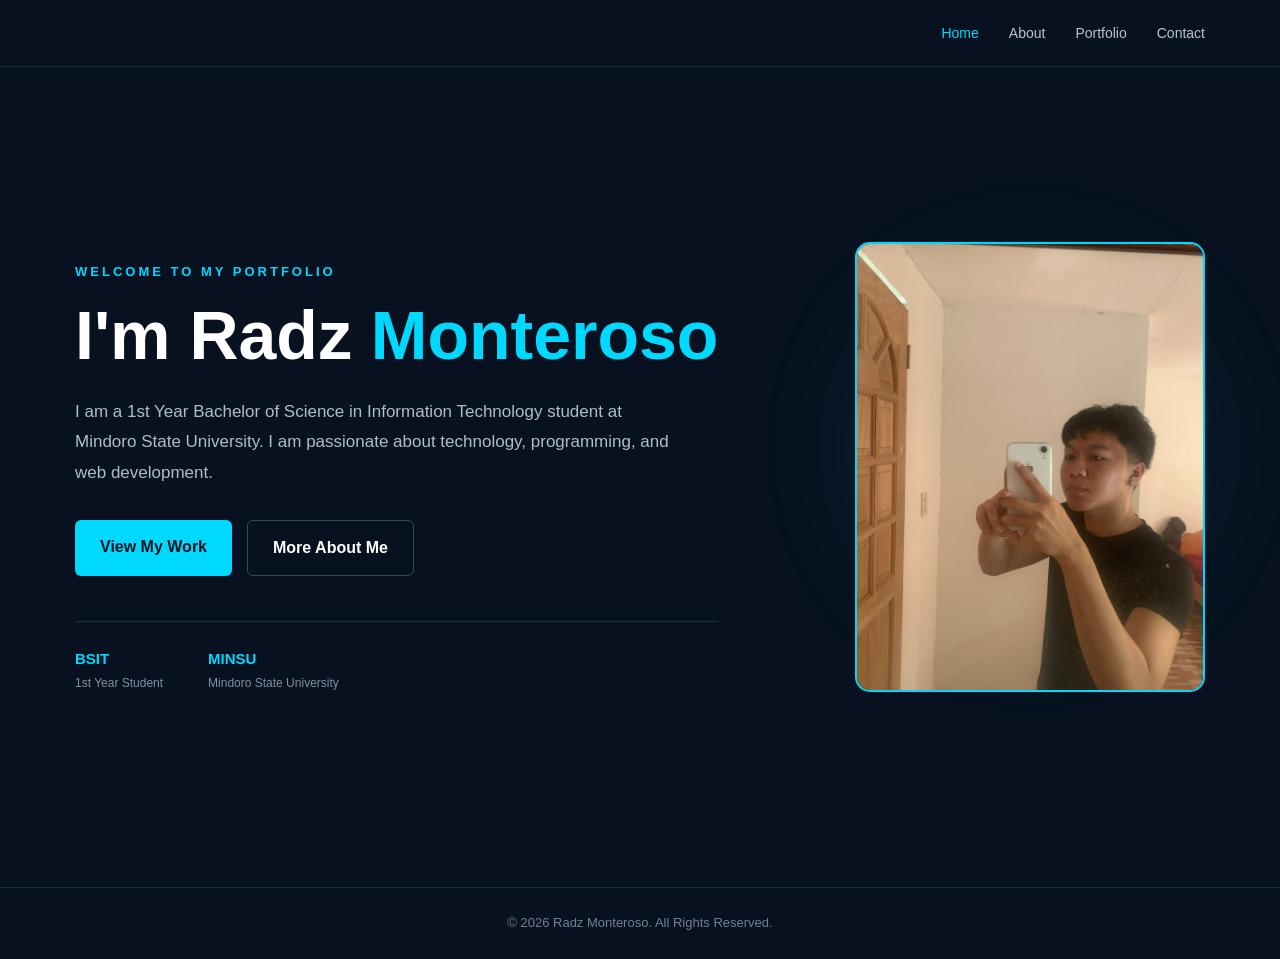
<file: index.html>
<!DOCTYPE html>
<html lang="en">

<head>
    <meta charset="UTF-8">
    <meta name="viewport" content="width=device-width, initial-scale=1.0">
    <title>Radz Monteroso | Portfolio</title>
    <link rel="stylesheet" href="style.css">
</head>

<body>

<header class="header">
    <nav class="navbar">

        <a href="index.html" class="logo">
            <span></span>
        </a>

        <div class="nav-links">
            <a href="index.html" class="active">Home</a>
            <a href="about.html">About</a>
            <a href="portfolio.html">Portfolio</a>
            <a href="contact.html">Contact</a>
        </div>

    </nav>
</header>


<main>

    <section class="hero">

        <div class="hero-content">

            <p class="eyebrow">
                WELCOME TO MY PORTFOLIO
            </p>

            <h1>
                I'm Radz
                <span>Monteroso</span>
            </h1>

            <p class="hero-description">
                I am a 1st Year Bachelor of Science in Information
                Technology student at Mindoro State University.
                I am passionate about technology, programming,
                and web development.
            </p>

            <div class="hero-buttons">

                <a href="portfolio.html" class="btn primary-btn">
                    View My Work
                </a>

                <a href="about.html" class="btn secondary-btn">
                    More About Me
                </a>

            </div>

            <div class="hero-details">

                <div>
                    <strong>BSIT</strong>
                    <span>1st Year Student</span>
                </div>

                <div>
                    <strong>MINSU</strong>
                    <span>Mindoro State University</span>
                </div>

            </div>

        </div>


        <div class="hero-photo">

            <div class="photo-glow"></div>

            <div class="photo-frame">
                <img src="profile.jpg" 
                  alt="Photo of Radz Monteroso">
                  
                     
            </div>

          

                
            

        </div>

    </section>

</main>


<footer>
    <p>&copy; 2026 Radz Monteroso. All Rights Reserved.</p>
</footer>

</body>

</html>
</file>
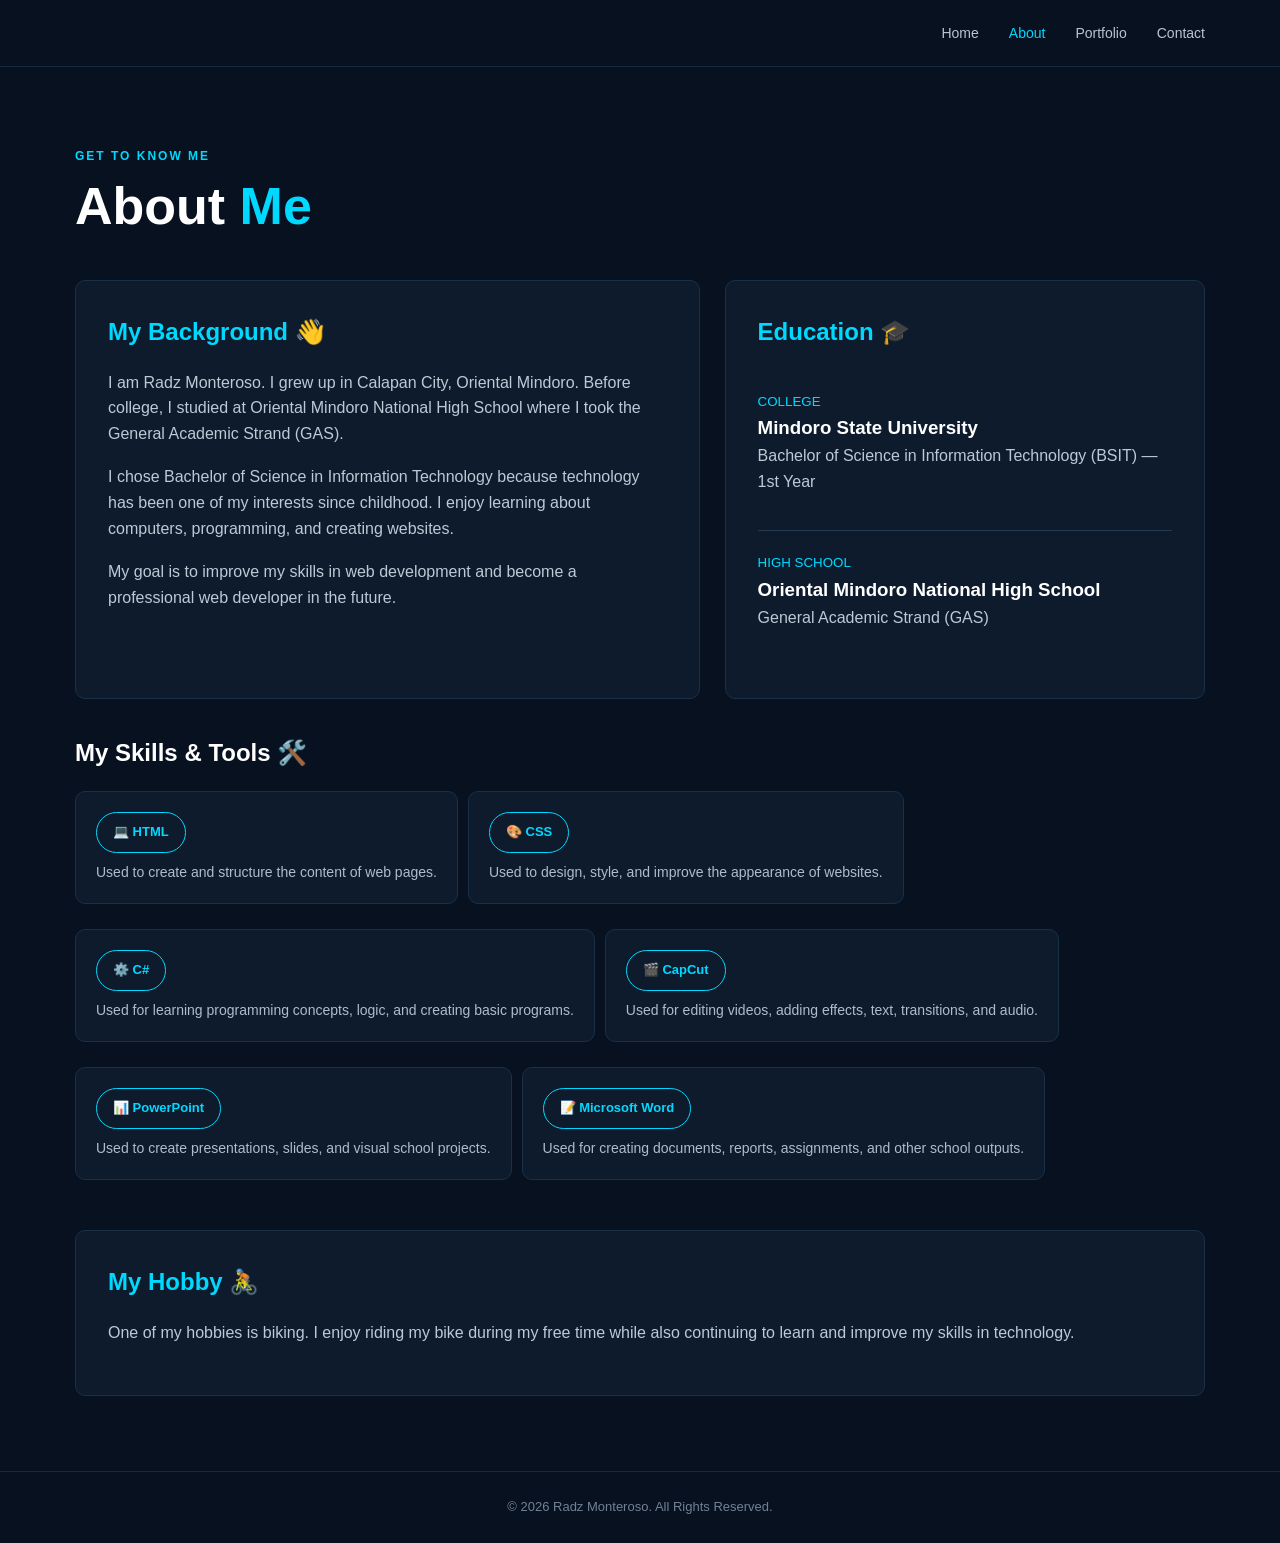
<file: about.html>
<!DOCTYPE html>
<html lang="en">

<head>
    <meta charset="UTF-8">
    <meta name="viewport" content="width=device-width, initial-scale=1.0">
    <title>About Me | Radz Monteroso</title>
    <link rel="stylesheet" href="style.css">
</head>

<body>

<header class="header">
    <nav class="navbar">

        <a href="index.html" class="logo">
            <span></span>
        </a>

        <div class="nav-links">
            <a href="index.html">Home</a>
            <a href="about.html" class="active">About</a>
            <a href="portfolio.html">Portfolio</a>
            <a href="contact.html">Contact</a>
        </div>

    </nav>
</header>

<main class="page">

    <div class="page-heading">
        <small>GET TO KNOW ME</small>
        <h1>About <span>Me</span></h1>
    </div>

    <!-- BACKGROUND AND EDUCATION -->

    <section class="about-grid">

        <div class="content-card">

            <h2>My Background 👋</h2>

            <p>
                I am Radz Monteroso. I grew up in Calapan City,
                Oriental Mindoro. Before college, I studied at
                Oriental Mindoro National High School where I took
                the General Academic Strand (GAS).
            </p>

            <p>
                I chose Bachelor of Science in Information Technology
                because technology has been one of my interests since
                childhood. I enjoy learning about computers, programming,
                and creating websites.
            </p>

            <p>
                My goal is to improve my skills in web development
                and become a professional web developer in the future.
            </p>

        </div>

        <div class="content-card">

            <h2>Education 🎓</h2>

            <div class="education-item">

                <small>COLLEGE</small>

                <h3>Mindoro State University</h3>

                <p>
                    Bachelor of Science in Information Technology
                    (BSIT) — 1st Year
                </p>

            </div>

            <div class="education-item">

                <small>HIGH SCHOOL</small>

                <h3>Oriental Mindoro National High School</h3>

                <p>
                    General Academic Strand (GAS)
                </p>

            </div>

        </div>

    </section>


    <!-- SKILLS -->

    <section class="skills-section">

        <h2>My Skills & Tools 🛠️</h2>

        <div class="skills-list">

            <div class="skill-item">

                <span>💻 HTML</span>

                <p>
                    Used to create and structure the content
                    of web pages.
                </p>

            </div>

            <div class="skill-item">

                <span>🎨 CSS</span>

                <p>
                    Used to design, style, and improve the
                    appearance of websites.
                </p>

            </div>

            <div class="skill-item">

                <span>⚙️ C#</span>

                <p>
                    Used for learning programming concepts,
                    logic, and creating basic programs.
                </p>

            </div>

            <div class="skill-item">

                <span>🎬 CapCut</span>

                <p>
                    Used for editing videos, adding effects,
                    text, transitions, and audio.
                </p>

            </div>

            <div class="skill-item">

                <span>📊 PowerPoint</span>

                <p>
                    Used to create presentations, slides,
                    and visual school projects.
                </p>

            </div>

            <div class="skill-item">

                <span>📝 Microsoft Word</span>

                <p>
                    Used for creating documents, reports,
                    assignments, and other school outputs.
                </p>

            </div>

        </div>

    </section>


    <!-- HOBBY -->

    <section class="content-card hobby-card">

        <h2>My Hobby 🚴</h2>

        <p>
            One of my hobbies is biking. I enjoy riding my bike
            during my free time while also continuing to learn
            and improve my skills in technology.
        </p>

    </section>

</main>


<footer>

    <p>
        &copy; 2026 Radz Monteroso. All Rights Reserved.
    </p>

</footer>

</body>
</html>
</file>
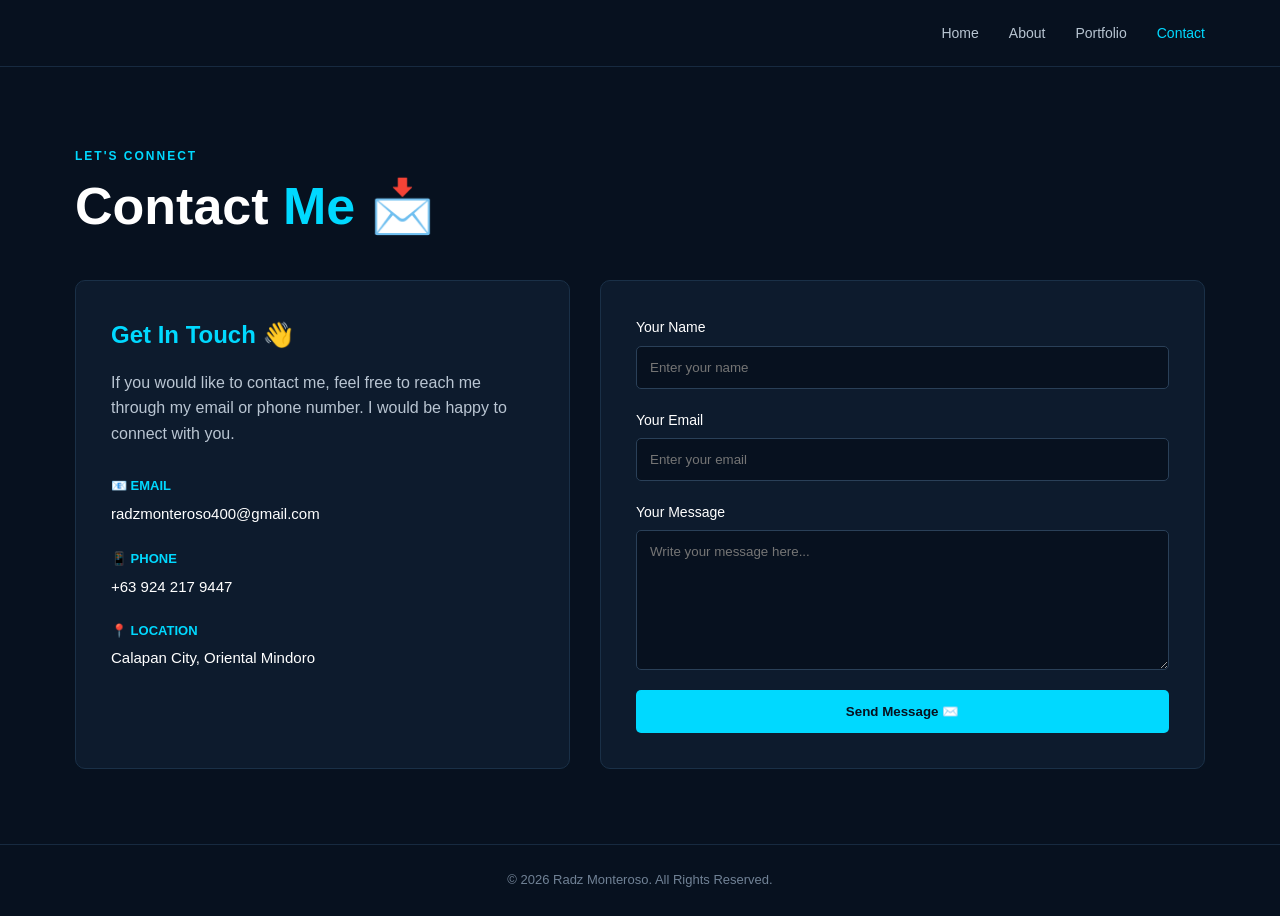
<file: contact.html>
<!DOCTYPE html>
<html lang="en">

<head>
    <meta charset="UTF-8">
    <meta name="viewport" content="width=device-width, initial-scale=1.0">
    <title>Contact | Radz Monteroso</title>
    <link rel="stylesheet" href="style.css">

    <style>
        #formStatus {
            position: fixed;
            top: 25px;
            left: 50%;
            transform: translateX(-50%) translateY(-20px);
            background: #102d35;
            color: #00d9ff;
            border: 1px solid #00d9ff;
            padding: 18px 25px;
            border-radius: 10px;
            text-align: center;
            width: 90%;
            max-width: 380px;
            opacity: 0;
            visibility: hidden;
            transition: 0.4s ease;
            z-index: 9999;
        }

        #formStatus.show {
            opacity: 1;
            visibility: visible;
            transform: translateX(-50%) translateY(0);
        }

        #formStatus.error {
            color: #ff6b6b;
            border-color: #ff6b6b;
        }

        .contact-form button:disabled {
            opacity: 0.6;
            cursor: not-allowed;
        }
    </style>
</head>

<body>

<header class="header">

    <nav class="navbar">

        <a href="index.html" class="logo"></a>

        <div class="nav-links">
            <a href="index.html">Home</a>
            <a href="about.html">About</a>
            <a href="portfolio.html">Portfolio</a>
            <a href="contact.html" class="active">Contact</a>
        </div>

    </nav>

</header>

<main class="page">

    <div class="page-heading">
        <small>LET'S CONNECT</small>
        <h1>Contact <span>Me</span> 📩</h1>
    </div>

    <section class="contact-grid">

        <div class="contact-info">

            <h2>Get In Touch 👋</h2>

            <p>
                If you would like to contact me, feel free to
                reach me through my email or phone number.
                I would be happy to connect with you.
            </p>

            <div class="contact-item">
                <strong>📧 EMAIL</strong>

                <a href="mailto:radzmonteroso400@gmail.com">
                    radzmonteroso400@gmail.com
                </a>
            </div>

            <div class="contact-item">
                <strong>📱 PHONE</strong>

                <a href="tel:+639242179447">
                    +63 924 217 9447
                </a>
            </div>

            <div class="contact-item">
                <strong>📍 LOCATION</strong>

                <p>Calapan City, Oriental Mindoro</p>
            </div>

        </div>

        <form class="contact-form" id="contactForm">

            <label for="name">Your Name</label>

            <input
                type="text"
                id="name"
                name="name"
                placeholder="Enter your name"
                required
            >

            <label for="email">Your Email</label>

            <input
                type="email"
                id="email"
                name="_replyto"
                placeholder="Enter your email"
                required
            >

            <label for="message">Your Message</label>

            <textarea
                id="message"
                name="message"
                placeholder="Write your message here..."
                required
            ></textarea>

            <input
                type="hidden"
                name="_subject"
                value="New Message from My Portfolio"
            >

            <button type="submit" id="sendButton">
                Send Message ✉️
            </button>

        </form>

    </section>

</main>

<div id="formStatus" role="status" aria-live="polite"></div>

<footer>
    <p>&copy; 2026 Radz Monteroso. All Rights Reserved.</p>
</footer>

<script>

const form = document.getElementById("contactForm");
const status = document.getElementById("formStatus");
const button = document.getElementById("sendButton");

let notificationTimer;

form.addEventListener("submit", async function(event) {

    event.preventDefault();

    button.disabled = true;
    button.textContent = "Sending...";

    status.classList.remove("show", "error");
    clearTimeout(notificationTimer);

    try {

        const response = await fetch(
            "https://formspree.io/f/xppdlkbj",
            {
                method: "POST",
                body: new FormData(form),
                headers: {
                    "Accept": "application/json"
                }
            }
        );

        if (response.ok) {

            status.textContent =
                " Message sent successfully! Thank you for contacting me.";

            status.classList.add("show");

            form.reset();

        } else {

            status.textContent =
                "✕ Something went wrong. Please try again.";

            status.classList.add("show", "error");

        }

    } catch (error) {

        status.textContent =
            "✕ Connection error. Please check your internet.";

        status.classList.add("show", "error");

    }

    notificationTimer = setTimeout(function() {

        status.classList.remove("show", "error");

    }, 3000);

    button.disabled = false;
    button.textContent = "Send Message ✉️";

});

</script>

</body>
</html>
</file>
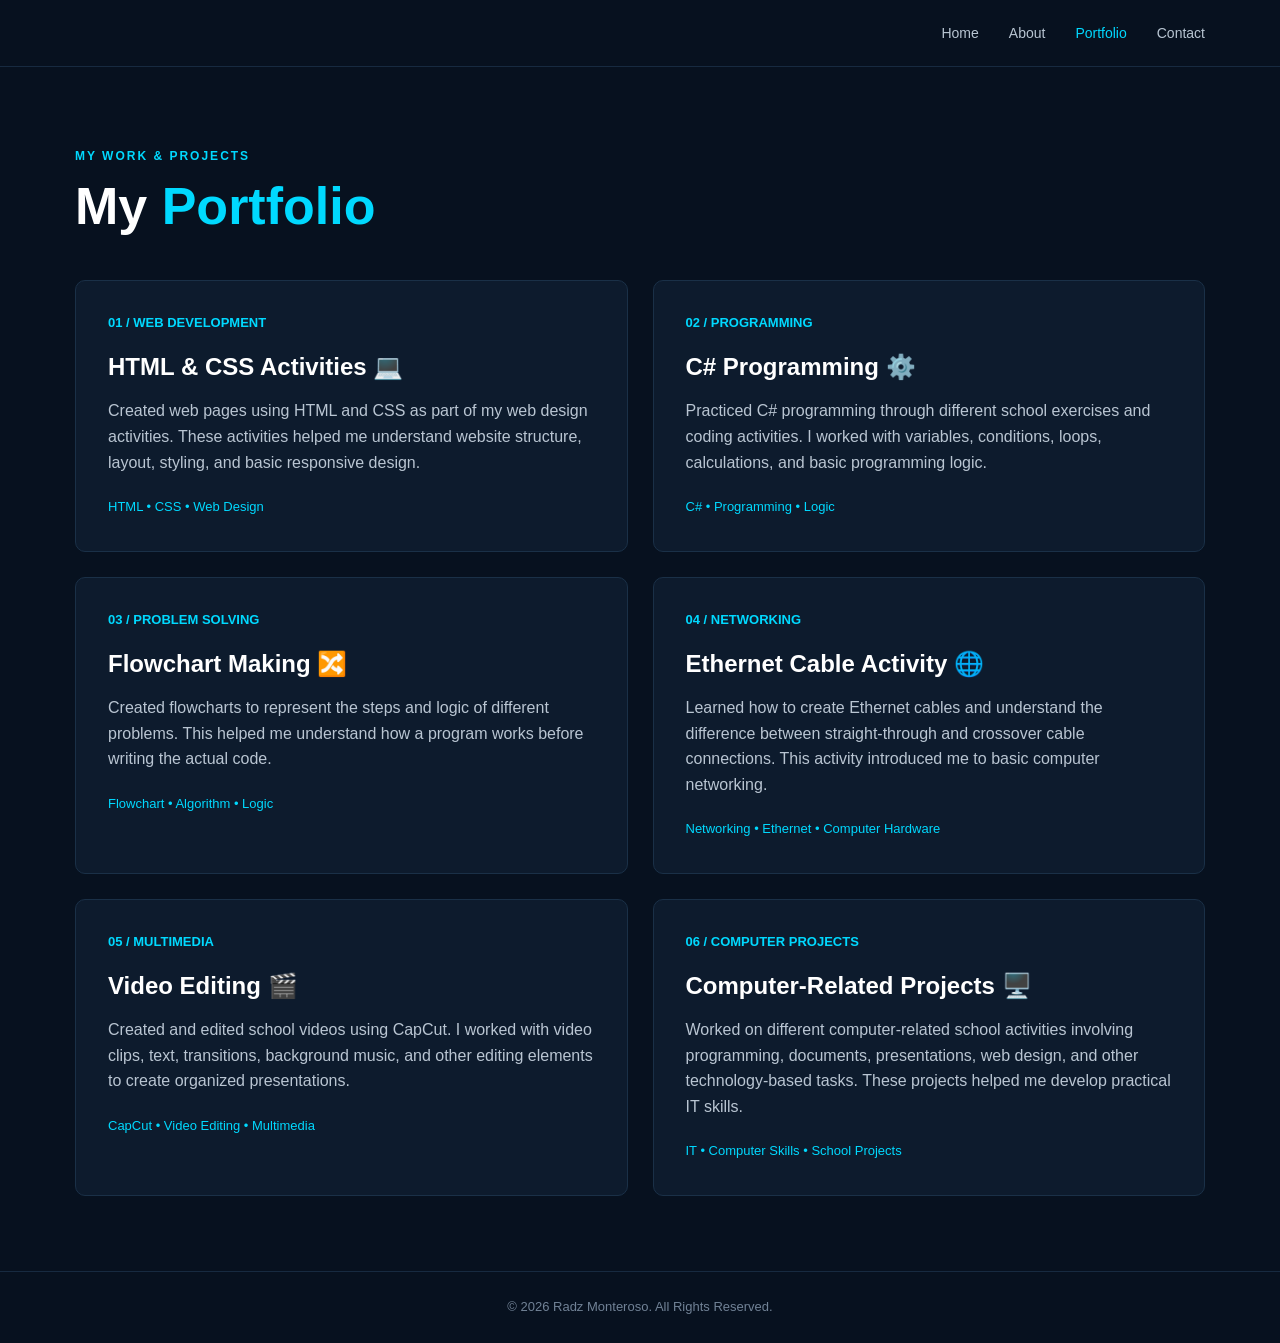
<file: portfolio.html>
<!DOCTYPE html>
<html lang="en">

<head>
    <meta charset="UTF-8">
    <meta name="viewport" content="width=device-width, initial-scale=1.0">
    <title>Portfolio | Radz Monteroso</title>
    <link rel="stylesheet" href="style.css">
</head>

<body>

<header class="header">

    <nav class="navbar">

        <a href="index.html" class="logo">
            <span></span>
        </a>

        <div class="nav-links">
            <a href="index.html">Home</a>
            <a href="about.html">About</a>
            <a href="portfolio.html" class="active">Portfolio</a>
            <a href="contact.html">Contact</a>
        </div>

    </nav>

</header>


<main class="page">

    <div class="page-heading">

        <small>MY WORK & PROJECTS</small>

        <h1>My <span>Portfolio</span></h1>

    </div>


    <section class="projects">


        <!-- PROJECT 01 -->

        <div class="project-card">

            <div class="project-number">
                01 / WEB DEVELOPMENT
            </div>

            <h2>HTML & CSS Activities 💻</h2>

            <p>
                Created web pages using HTML and CSS as part of my
                web design activities. These activities helped me
                understand website structure, layout, styling,
                and basic responsive design.
            </p>

            <span class="project-tag">
                HTML • CSS • Web Design
            </span>

        </div>


        <!-- PROJECT 02 -->

        <div class="project-card">

            <div class="project-number">
                02 / PROGRAMMING
            </div>

            <h2>C# Programming ⚙️</h2>

            <p>
                Practiced C# programming through different school
                exercises and coding activities. I worked with
                variables, conditions, loops, calculations,
                and basic programming logic.
            </p>

            <span class="project-tag">
                C# • Programming • Logic
            </span>

        </div>


        <!-- PROJECT 03 -->

        <div class="project-card">

            <div class="project-number">
                03 / PROBLEM SOLVING
            </div>

            <h2>Flowchart Making 🔀</h2>

            <p>
                Created flowcharts to represent the steps and logic
                of different problems. This helped me understand
                how a program works before writing the actual code.
            </p>

            <span class="project-tag">
                Flowchart • Algorithm • Logic
            </span>

        </div>


        <!-- PROJECT 04 -->

        <div class="project-card">

            <div class="project-number">
                04 / NETWORKING
            </div>

            <h2>Ethernet Cable Activity 🌐</h2>

            <p>
                Learned how to create Ethernet cables and understand
                the difference between straight-through and crossover
                cable connections. This activity introduced me to
                basic computer networking.
            </p>

            <span class="project-tag">
                Networking • Ethernet • Computer Hardware
            </span>

        </div>


        <!-- PROJECT 05 -->

        <div class="project-card">

            <div class="project-number">
                05 / MULTIMEDIA
            </div>

            <h2>Video Editing 🎬</h2>

            <p>
                Created and edited school videos using CapCut.
                I worked with video clips, text, transitions,
                background music, and other editing elements
                to create organized presentations.
            </p>

            <span class="project-tag">
                CapCut • Video Editing • Multimedia
            </span>

        </div>


        <!-- PROJECT 06 -->

        <div class="project-card">

            <div class="project-number">
                06 / COMPUTER PROJECTS
            </div>

            <h2>Computer-Related Projects 🖥️</h2>

            <p>
                Worked on different computer-related school activities
                involving programming, documents, presentations,
                web design, and other technology-based tasks.
                These projects helped me develop practical IT skills.
            </p>

            <span class="project-tag">
                IT • Computer Skills • School Projects
            </span>

        </div>


    </section>

</main>


<footer>

    <p>
        &copy; 2026 Radz Monteroso. All Rights Reserved.
    </p>

</footer>


</body>
</html>
</file>
<file: style.css>
* {
    margin: 0;
    padding: 0;
    box-sizing: border-box;
}

html {
    scroll-behavior: smooth;
}

body {
    font-family: Arial, Helvetica, sans-serif;
    background: #07111f;
    color: #ffffff;
    line-height: 1.6;
}

a {
    text-decoration: none;
}

.header {
    width: 100%;
    background: #07111f;
    border-bottom: 1px solid #172a40;
}

.navbar {
    max-width: 1200px;
    margin: auto;
    padding: 22px 35px;
    display: flex;
    align-items: center;
    justify-content: space-between;
}

.logo {
    color: #ffffff;
    font-size: 28px;
    font-weight: bold;
}

.logo span {
    color: #00d9ff;
}

.nav-links {
    display: flex;
    align-items: center;
    gap: 30px;
}

.nav-links a {
    color: #b8c5d2;
    font-size: 14px;
    transition: 0.3s;
}

.nav-links a:hover,
.nav-links a.active {
    color: #00d9ff;
}

/* HOME */

.hero {
    max-width: 1200px;
    min-height: calc(100vh - 80px);
    margin: auto;
    padding: 70px 35px;
    display: flex;
    align-items: center;
    justify-content: space-between;
    gap: 70px;
}

.hero-content {
    max-width: 650px;
}

.eyebrow {
    color: #00d9ff;
    font-size: 13px;
    font-weight: bold;
    letter-spacing: 3px;
    margin-bottom: 18px;
}

.hero h1 {
    font-size: 68px;
    line-height: 1.05;
    margin-bottom: 25px;
}

.hero h1 span {
    color: #00d9ff;
}

.hero-description {
    color: #aebdcb;
    font-size: 17px;
    line-height: 1.8;
    max-width: 600px;
    margin-bottom: 32px;
}

.hero-buttons {
    display: flex;
    gap: 15px;
    flex-wrap: wrap;
}

.btn {
    display: inline-block;
    padding: 14px 25px;
    border-radius: 6px;
    font-weight: bold;
    transition: 0.3s;
}

.primary-btn {
    background: #00d9ff;
    color: #07111f;
}

.primary-btn:hover {
    transform: translateY(-3px);
}

.secondary-btn {
    border: 1px solid #34485d;
    color: #ffffff;
}

.secondary-btn:hover {
    border-color: #00d9ff;
    color: #00d9ff;
}

.hero-details {
    display: flex;
    gap: 45px;
    margin-top: 45px;
    padding-top: 25px;
    border-top: 1px solid #1b3047;
}

.hero-details div {
    display: flex;
    flex-direction: column;
}

.hero-details strong {
    color: #00d9ff;
    font-size: 15px;
}

.hero-details span {
    color: #7f91a4;
    font-size: 12px;
    margin-top: 3px;
}

/* PROFILE PHOTO */

.hero-photo {
    width: 390px;
    height: 500px;
    position: relative;
    flex-shrink: 0;
}

.photo-frame {
    width: 350px;
    height: 450px;
    position: absolute;
    right: 0;
    top: 15px;
    overflow: hidden;
    border: 2px solid #00d9ff;
    border-radius: 15px;
    background: #0d1b2d;
}

.photo-frame img {
    width: 100%;
    height: 100%;
    object-fit: cover;
}

.photo-glow {
    width: 300px;
    height: 300px;
    position: absolute;
    right: 25px;
    top: 70px;
    background: #00d9ff;
    opacity: 0.12;
    border-radius: 50%;
    filter: blur(70px);
}

.photo-label {
    position: absolute;
    right: 25px;
    bottom: 0;
    width: 220px;
    padding: 15px 20px;
    background: #0d1b2d;
    border-left: 3px solid #00d9ff;
}

.photo-label span {
    color: #00d9ff;
    font-size: 12px;
    font-weight: bold;
}



  
    
    


/* GENERAL PAGES */

.page {
    max-width: 1200px;
    min-height: 75vh;
    margin: auto;
    padding: 75px 35px;
}

.page-heading {
    margin-bottom: 45px;
}

.page-heading small {
    color: #00d9ff;
    font-size: 12px;
    font-weight: bold;
    letter-spacing: 2px;
}

.page-heading h1 {
    font-size: 52px;
    line-height: 1.1;
    margin-top: 10px;
}

.page-heading h1 span {
    color: #00d9ff;
}

/* ABOUT */

.about-grid {
    display: grid;
    grid-template-columns: 1.3fr 1fr;
    gap: 25px;
}

.content-card {
    background: #0d1b2d;
    border: 1px solid #1a3047;
    border-radius: 10px;
    padding: 32px;
}

.content-card h2 {
    color: #00d9ff;
    margin-bottom: 18px;
}

.content-card p {
    color: #bdc9d5;
    margin-bottom: 18px;
}

.education-item {
    padding: 18px 0;
    border-bottom: 1px solid #26394f;
}

.education-item:last-child {
    border-bottom: none;
}

.education-item small {
    color: #00d9ff;
}

.skills-section {
    margin-top: 35px;
}

.skills-section h2 {
    margin-bottom: 18px;
}

.skills-list {
    display: flex;
    flex-wrap: wrap;
    gap: 10px;
}

.skills-list span {
    padding: 9px 16px;
    color: #00d9ff;
    border: 1px solid #00d9ff;
    border-radius: 30px;
    font-size: 13px;
}

.hobby-card {
    margin-top: 35px;
}

/* PORTFOLIO */

.projects {
    display: grid;
    grid-template-columns: repeat(2, 1fr);
    gap: 25px;
}

.project-card {
    background: #0d1b2d;
    border: 1px solid #1a3047;
    border-radius: 10px;
    padding: 32px;
    transition: 0.3s;
}

.project-card:hover {
    border-color: #00d9ff;
    transform: translateY(-4px);
}

.project-number {
    color: #00d9ff;
    font-size: 13px;
    font-weight: bold;
    margin-bottom: 14px;
}

.project-card h2 {
    margin-bottom: 12px;
}

.project-card p {
    color: #b9c5d2;
    margin-bottom: 18px;
}

.project-tag {
    color: #00d9ff;
    font-size: 13px;
}

/* CONTACT */

.contact-grid {
    display: grid;
    grid-template-columns: 0.9fr 1.1fr;
    gap: 30px;
}

.contact-info,
.contact-form {
    background: #0d1b2d;
    border: 1px solid #1a3047;
    border-radius: 10px;
    padding: 35px;
}

.contact-info h2 {
    color: #00d9ff;
    margin-bottom: 15px;
}

.contact-info > p {
    color: #b9c5d2;
    margin-bottom: 30px;
}

.contact-item {
    margin-bottom: 22px;
}

.contact-item strong {
    display: block;
    color: #00d9ff;
    font-size: 13px;
    margin-bottom: 4px;
}

.contact-item p,
.contact-item a {
    color: #ffffff;
    font-size: 15px;
}

.contact-item a:hover {
    color: #00d9ff;
}

.contact-form {
    display: flex;
    flex-direction: column;
}

.contact-form label {
    margin-bottom: 7px;
    font-size: 14px;
}

.contact-form input,
.contact-form textarea {
    width: 100%;
    padding: 13px;
    margin-bottom: 20px;
    background: #07111f;
    border: 1px solid #2a4058;
    border-radius: 5px;
    color: #ffffff;
    font-family: Arial, Helvetica, sans-serif;
    outline: none;
}

.contact-form input:focus,
.contact-form textarea:focus {
    border-color: #00d9ff;
}

.contact-form textarea {
    min-height: 140px;
    resize: vertical;
}

.contact-form button {
    padding: 14px;
    background: #00d9ff;
    color: #07111f;
    border: none;
    border-radius: 5px;
    font-weight: bold;
    cursor: pointer;
}

/* FOOTER */

footer {
    border-top: 1px solid #172a40;
    text-align: center;
    padding: 25px;
    color: #718296;
    font-size: 13px;
}

/* MOBILE */

@media (max-width: 850px) {

    .navbar {
        flex-direction: column;
        gap: 18px;
        padding: 20px;
    }

    .nav-links {
        gap: 18px;
        justify-content: center;
        flex-wrap: wrap;
    }

    .hero {
        min-height: auto;
        padding: 60px 25px;
        flex-direction: column-reverse;
        text-align: center;
        gap: 45px;
    }

    .hero h1 {
        font-size: 52px;
    }

    .hero-description {
        margin-left: auto;
        margin-right: auto;
    }

    .hero-buttons {
        justify-content: center;
    }

    .hero-details {
        justify-content: center;
        text-align: left;
    }

    .hero-photo {
        width: 320px;
        height: 410px;
    }

    .photo-frame {
        width: 290px;
        height: 370px;
        left: 15px;
        right: auto;
    }

    .photo-glow {
        left: 30px;
        right: auto;
    }

    .photo-label {
        right: 0;
        bottom: 0;
    }

    .about-grid,
    .projects,
    .contact-grid {
        grid-template-columns: 1fr;
    }

    .page {
        padding: 55px 25px;
    }

    .page-heading h1 {
        font-size: 42px;
    }
}

@media (max-width: 450px) {

    .nav-links {
        gap: 12px;
    }

    .nav-links a {
        font-size: 13px;
    }

    .hero {
        padding: 45px 20px;
    }

    .hero h1 {
        font-size: 42px;
    }

    .hero-description {
        font-size: 15px;
    }

    .hero-details {
        gap: 25px;
    }

    .hero-photo {
        width: 280px;
        height: 365px;
    }

    .photo-frame {
        width: 255px;
        height: 325px;
    }

    .photo-label {
        width: 190px;
        padding: 12px 15px;
    }

    .page {
        padding: 45px 20px;
    }
}
.skill-item {
    background: #0d1b2d;
    border: 1px solid #1a3047;
    border-radius: 10px;
    padding: 20px;
    margin-bottom: 15px;
}

.skill-item span {
    display: inline-block;
    color: #00d9ff;
    font-weight: bold;
    margin-bottom: 8px;
}

.skill-item p {
    color: #aebdcb;
    font-size: 14px;
    line-height: 1.6;
}
#formStatus {
    position: fixed;
    top: 25px;
    left: 50%;
    transform: translateX(-50%) translateY(-20px);
    background: #102d35;
    color: #00d9ff;
    border: 1px solid #00d9ff;
    padding: 18px 25px;
    border-radius: 10px;
    text-align: center;
    width: 90%;
    max-width: 380px;
    opacity: 0;
    visibility: hidden;
    transition: 0.4s ease;
    z-index: 9999;
}

#formStatus {
    position: fixed;
    top: 25px;
    left: 50%;
    transform: translateX(-50%) translateY(-20px);
    background: #102d35;
    color: #00d9ff;
    border: 1px solid #00d9ff;
    padding: 18px 25px;
    border-radius: 10px;
    text-align: center;
    width: 90%;
    max-width: 380px;
    opacity: 0;
    visibility: hidden;
    transition: 0.4s ease;
    z-index: 9999;
}
#formStatus {
    position: fixed;
    top: 25px;
    left: 50%;
    transform: translateX(-50%) translateY(-20px);
    background: #102d35;
    color: #00d9ff;
    border: 1px solid #00d9ff;
    padding: 18px 25px;
    border-radius: 10px;
    text-align: center;
    width: 90%;
    max-width: 380px;
    opacity: 0;
    visibility: hidden;
    transition: 0.4s ease;
    z-index: 9999;
}

#formStatus.show {
    opacity: 1;
    visibility: visible;
    transform: translateX(-50%) translateY(0);
}
</file>
